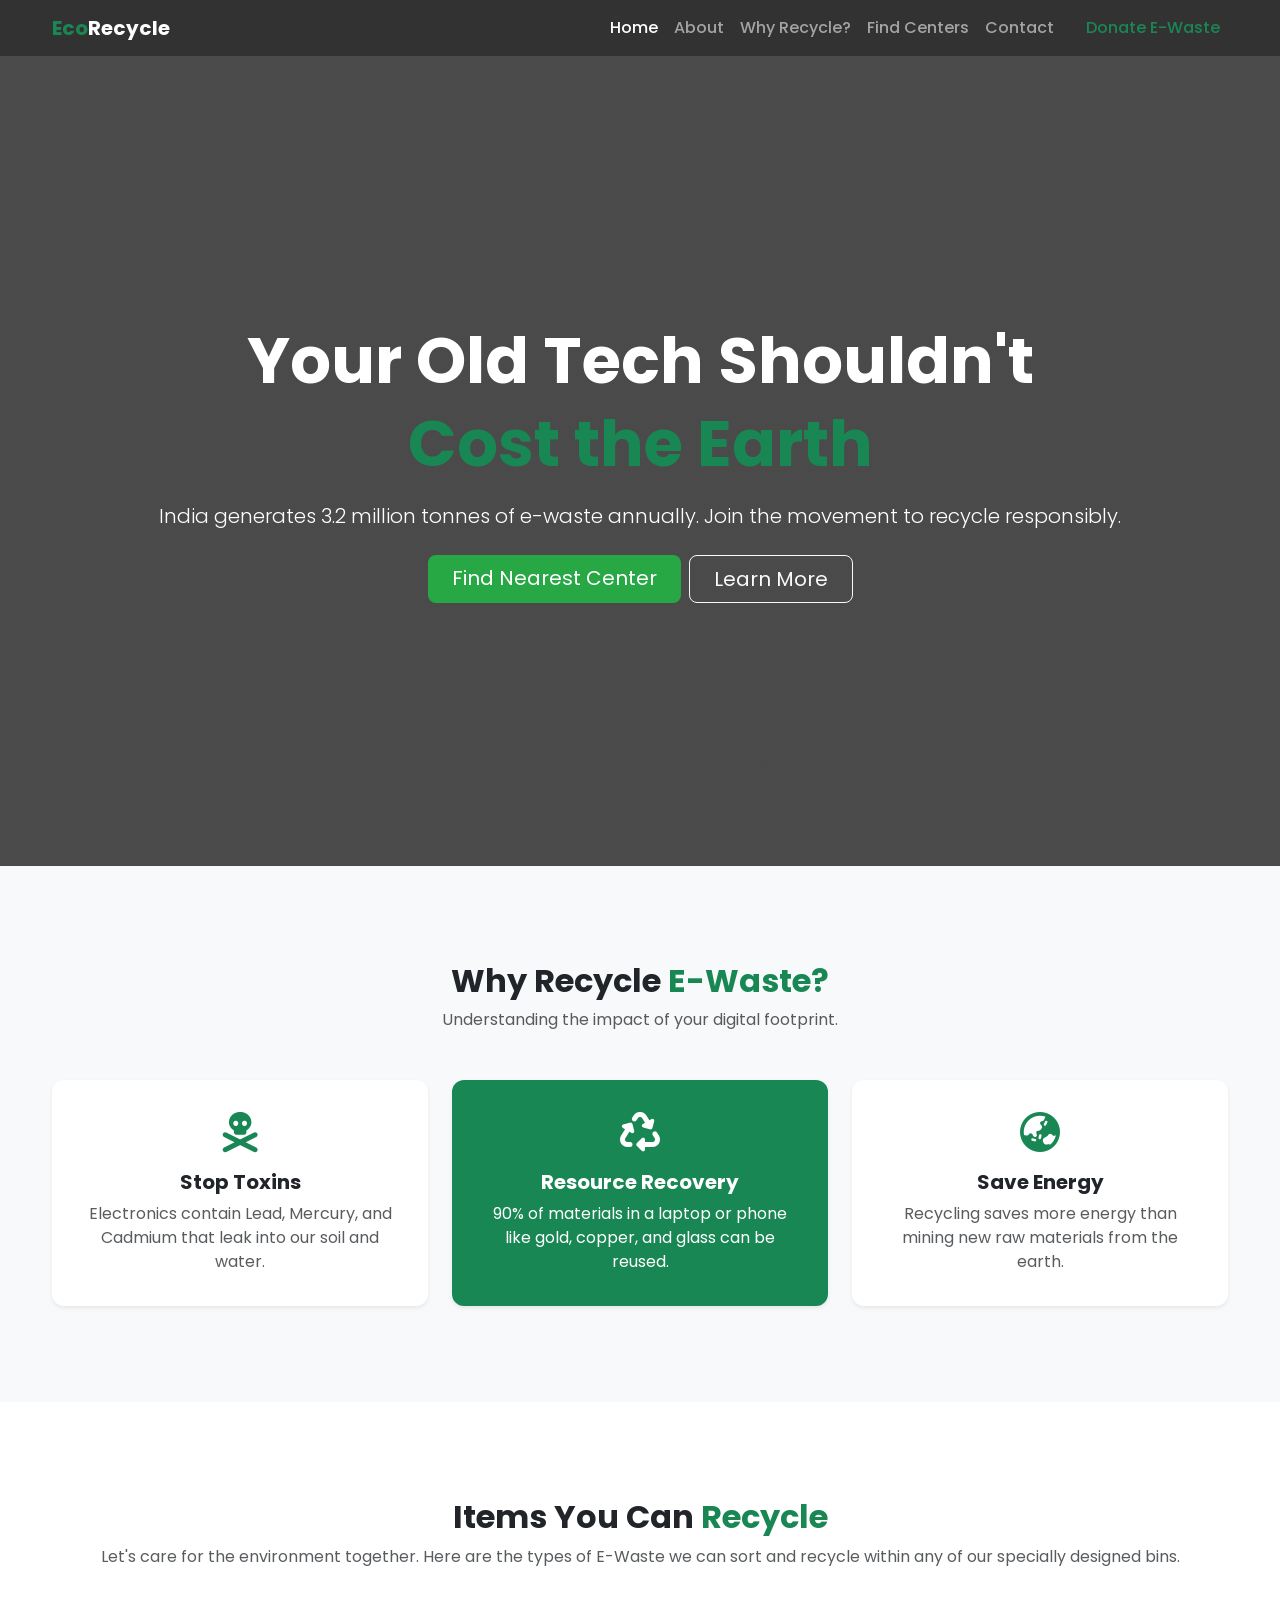
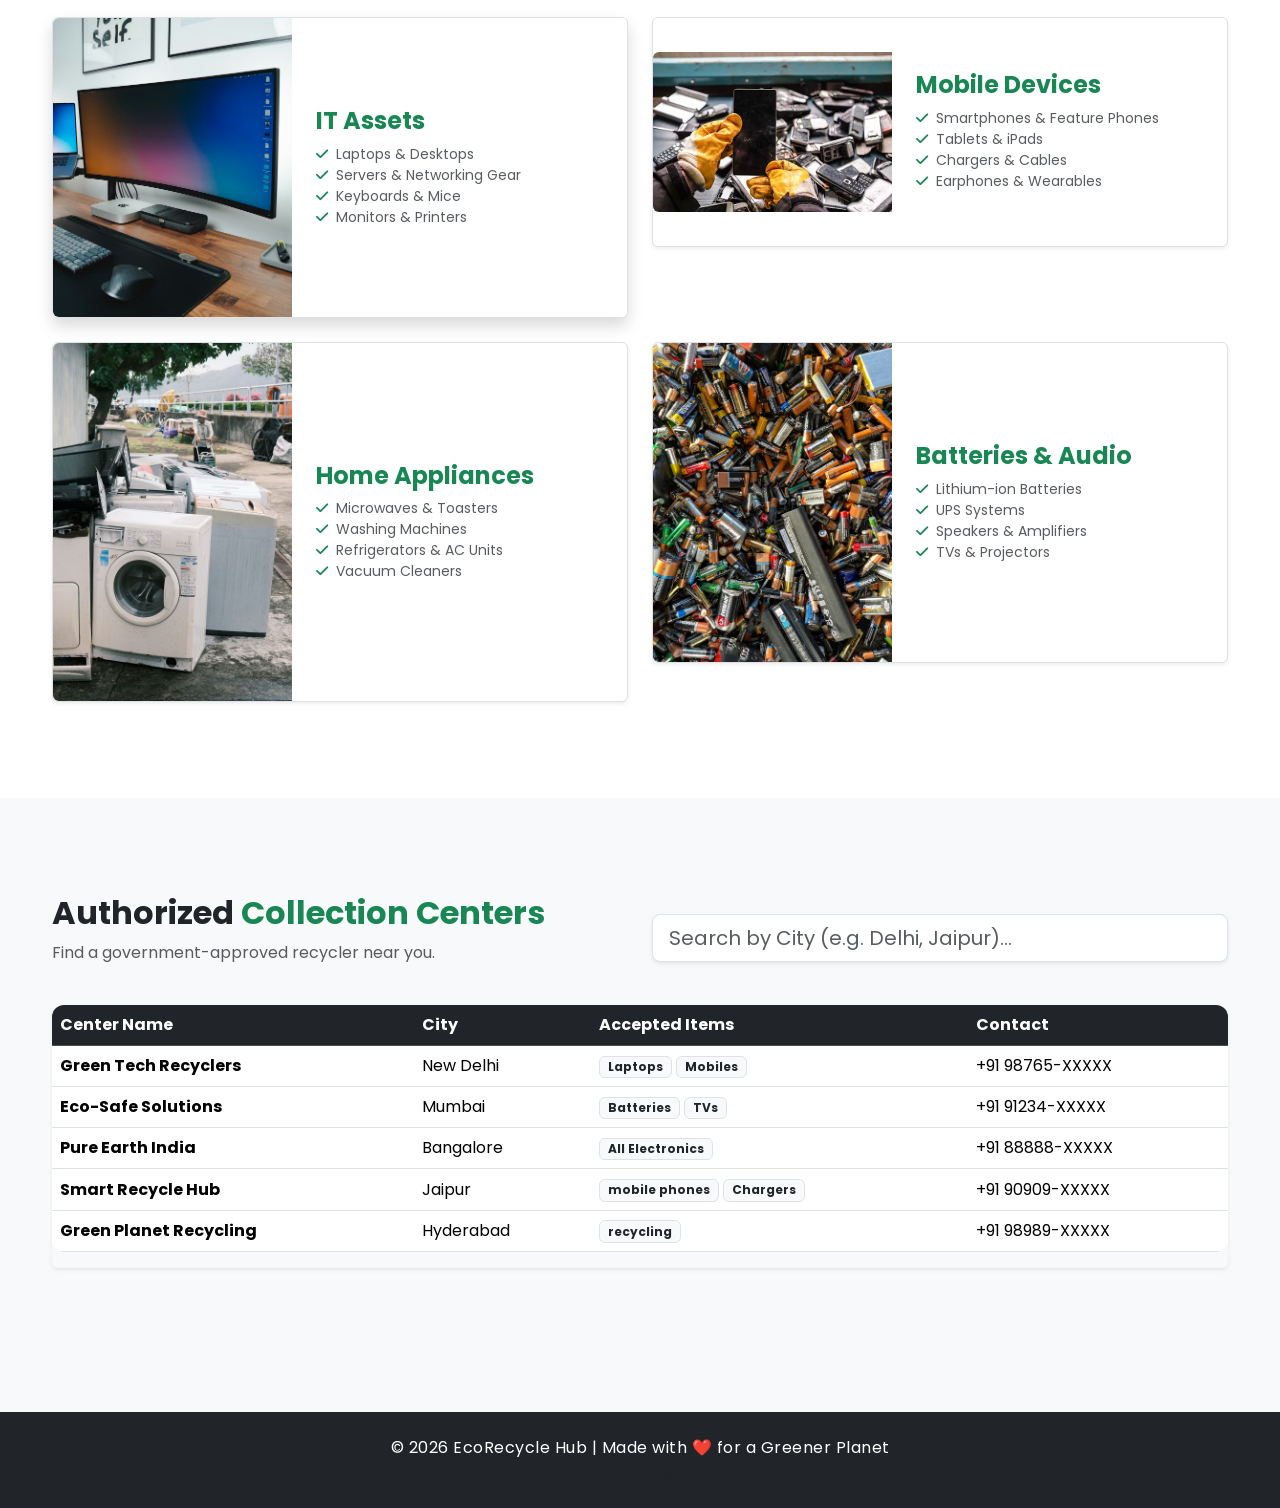
<file: index.html>
<!DOCTYPE html>
<html lang="en">

<head>
    <meta charset="UTF-8">
    <meta name="viewport" content="width=device-width, initial-scale=1.0">
    <title>EcoRecycle | E-Waste Management Hub</title>
    <link href="https://cdn.jsdelivr.net/npm/bootstrap@5.3.0/dist/css/bootstrap.min.css" rel="stylesheet">
    <link href="https://fonts.googleapis.com/css2?family=Poppins:wght@300;400;600;700&display=swap" rel="stylesheet">
    <link rel="stylesheet" href="https://cdnjs.cloudflare.com/ajax/libs/font-awesome/6.4.0/css/all.min.css">
    <link rel="stylesheet" href="style.css">
</head>

<body>

    <nav class="navbar navbar-expand-lg navbar-dark bg-dark sticky-top">
        <div class="container">
            <a class="navbar-brand fw-bold text-success" href="index.html">Eco<span class="text-white">Recycle</span></a>
            
            <button class="navbar-toggler" type="button" data-bs-toggle="collapse" data-bs-target="#navbarNav">
                <span class="navbar-toggler-icon"></span>
            </button>
            <div class="collapse navbar-collapse" id="navbarNav">
                <ul class="navbar-nav ms-auto">
                    <li class="nav-item"><a class="nav-link active" href="index.html">Home</a></li>
                    <li class="nav-item"><a class="nav-link" href="about.html">About</a></li>
                    <li class="nav-item"><a class="nav-link" href="#awareness">Why Recycle?</a></li>
                    <li class="nav-item"><a class="nav-link" href="centers.html">Find Centers</a></li>
                    <li class="nav-item"><a class="nav-link" href="contact.html">Contact</a></li>
                    <!-- <li class="nav-item"><a class="nav-link btn btn-outline-success ms-lg-3" href="#">Donate E-Waste</a></li> -->
                    <li class="nav-item">
                        <a class="nav-link btn btn-outline-success ms-lg-3 text-success" href="#" data-bs-toggle="modal" data-bs-target="#donateModal">
                            Donate E-Waste</a>
                    </li>
                </ul>
            </div>
        </div>
    </nav>

    <header class="hero-section d-flex align-items-center">
        <div class="container text-center text-white">
            <h1 class="display-3 fw-bold mb-3">Your Old Tech Shouldn't <br> <span class="text-success">Cost the
                    Earth</span></h1>
            <p class="lead mb-4">India generates 3.2 million tonnes of e-waste annually. Join the movement to recycle
                responsibly.</p>
            <div class="d-grid gap-2 d-sm-flex justify-content-sm-center">
                <a href="centers.html" class="btn btn-success btn-lg px-4 gap-3">Find Nearest Center</a>
                <a href="#awareness" class="btn btn-outline-light btn-lg px-4">Learn More</a>
            </div>
        </div>
    </header>

    <section id="awareness" class="py-5 bg-light">
        <div class="container py-lg-5">
            <div class="text-center mb-5">
                <h2 class="fw-bold">Why Recycle <span class="text-success">E-Waste?</span></h2>
                <p class="text-muted">Understanding the impact of your digital footprint.</p>
            </div>

            <div class="row g-4">
                <div class="col-md-4">
                    <div class="card h-100 border-0 shadow-sm p-3">
                        <div class="card-body text-center">
                            <div class="mb-3 text-success">
                                <!-- <i class="fs-1">☠️</i> -->
                                 <i class="fa-solid fa-skull-crossbones fs-1 text-success"></i>
                            </div>
                            <h5 class="card-title fw-bold">Stop Toxins</h5>
                            <p class="card-text text-muted">Electronics contain Lead, Mercury, and Cadmium that leak
                                into our soil and water.</p>
                        </div>
                    </div>
                </div>
                <div class="col-md-4">
                    <div class="card h-100 border-0 shadow-sm p-3 text-white bg-success">
                        <div class="card-body text-center">
                            <div class="mb-3">
                                <!-- <i class="fs-1">♻️</i> -->
                                 <i class="fa-solid fa-recycle fs-1 text-white"></i>
                            </div>
                            <h5 class="card-title fw-bold">Resource Recovery</h5>
                            <p class="card-text">90% of materials in a laptop or phone like gold, copper, and glass can
                                be reused.</p>
                        </div>
                    </div>
                </div>
                <div class="col-md-4">
                    <div class="card h-100 border-0 shadow-sm p-3">
                        <div class="card-body text-center">
                            <div class="mb-3 text-success">
                                <!-- <i class="fs-1">🌍</i> -->
                                 <i class="fa-solid fa-earth-asia fs-1 text-success"></i>
                            </div>
                            <h5 class="card-title fw-bold">Save Energy</h5>
                            <p class="card-text text-muted">Recycling saves more energy than mining new raw materials
                                from the earth.</p>
                        </div>
                    </div>
                </div>
            </div>
        </div>
    </section>

    <section id="items" class="py-5">
    <div class="container py-lg-5">
        <div class="text-center mb-5">
            <h2 class="fw-bold">Items You Can <span class="text-success">Recycle</span></h2>
            <p class="text-muted">Let's care for the environment together. Here are the types of E-Waste we can sort and recycle <span>within any of our specially designed bins.</span></p>

        </div>
        
        <div class="row g-4">
            <div class="col-md-6">
                <div class="row g-0 border rounded shadow align-items-center bg-white">
                    <div class="col-6 col-lg-5">
                        <img src="./images/IT-desktop.avif" class="img-fluid rounded-start" alt="IT Assets">
                    </div>
                    <div class="col-6 col-lg-7 p-4">
                        <h4 class="fw-bold text-success">IT Assets</h4>
                        <ul class="list-unstyled text-muted mb-0 small">
                            <li><i class="fa-solid fa-check text-success me-2"></i>Laptops & Desktops</li>
                            <li><i class="fa-solid fa-check text-success me-2"></i>Servers & Networking Gear</li>
                            <li><i class="fa-solid fa-check text-success me-2"></i>Keyboards & Mice</li>
                            <li><i class="fa-solid fa-check text-success me-2"></i>Monitors & Printers</li>
                        </ul>
                    </div>
                </div>
            </div>

            <div class="col-md-6">
                <div class="row g-0 border rounded shadow-sm  align-items-center bg-white">
                    <div class="col-6 col-lg-5">
                        <img src="./images/Mobile-wate.webp" class="img-fluid rounded-start" alt="Mobile Devices">
                    </div>
                    <div class="col-6 col-lg-7 p-4">
                        <h4 class="fw-bold text-success">Mobile Devices</h4>
                        <ul class="list-unstyled text-muted mb-0 small">
                            <li><i class="fa-solid fa-check text-success me-2"></i>Smartphones & Feature Phones</li>
                            <li><i class="fa-solid fa-check text-success me-2"></i>Tablets & iPads</li>
                            <li><i class="fa-solid fa-check text-success me-2"></i>Chargers & Cables</li>
                            <li><i class="fa-solid fa-check text-success me-2"></i>Earphones & Wearables</li>
                        </ul>
                    </div>
                </div>
            </div>

            <div class="col-md-6">
                <div class="row g-0 border rounded shadow-sm  align-items-center bg-white">
                    <div class="col-6 col-lg-5">
                        <img src="./images/Home Appliances.avif" class="img-fluid rounded-start" alt="Home Appliances">
                    </div>
                    <div class="col-6 col-lg-7 p-4">
                        <h4 class="fw-bold text-success">Home Appliances</h4>
                        <ul class="list-unstyled text-muted mb-0 small">
                            <li><i class="fa-solid fa-check text-success me-2"></i>Microwaves & Toasters</li>
                            <li><i class="fa-solid fa-check text-success me-2"></i>Washing Machines</li>
                            <li><i class="fa-solid fa-check text-success me-2"></i>Refrigerators & AC Units</li>
                            <li><i class="fa-solid fa-check text-success me-2"></i>Vacuum Cleaners</li>
                        </ul>
                    </div>
                </div>
            </div>

            <div class="col-md-6">
                <div class="row g-0 border rounded shadow-sm  align-items-center bg-white">
                    <div class="col-6 col-lg-5">
                        <img src="./images/Batteries & Audio.avif" class="img-fluid rounded-start" alt="Batteries">
                    </div>
                    <div class="col-6 col-lg-7 p-4">
                        <h4 class="fw-bold text-success">Batteries & Audio</h4>
                        <ul class="list-unstyled text-muted mb-0 small">
                            <li><i class="fa-solid fa-check text-success me-2"></i>Lithium-ion Batteries</li>
                            <li><i class="fa-solid fa-check text-success me-2"></i>UPS Systems</li>
                            <li><i class="fa-solid fa-check text-success me-2"></i>Speakers & Amplifiers</li>
                            <li><i class="fa-solid fa-check text-success me-2"></i>TVs & Projectors</li>
                        </ul>
                    </div>
                </div>
            </div>
        </div>
    </div>
</section>

    <section id="centers" class="py-5">
        <div class="container py-lg-5">
            <div class="row align-items-center mb-4">
                <div class="col-md-6">
                    <h2 class="fw-bold">Authorized <span class="text-success">Collection Centers</span></h2>
                    <p class="text-muted">Find a government-approved recycler near you.</p>
                </div>
                <div class="col-md-6 text-md-end">
                    <input type="text" class="form-control form-control-lg shadow-sm"
                        placeholder="Search by City (e.g. Delhi, Jaipur)...">
                </div>
            </div>

            <div class="table-responsive shadow-sm rounded">
                <table class="table table-hover align-middle bg-white">
                    <thead class="table-dark">
                        <tr>
                            <th>Center Name</th>
                            <th>City</th>
                            <th>Accepted Items</th>
                            <th>Contact</th>
                        </tr>
                    </thead>
                    <tbody>
                        <tr>
                            <td class="fw-bold">Green Tech Recyclers</td>
                            <td>New Delhi</td>
                            <td><span class="badge bg-light text-dark border">Laptops</span> <span
                                    class="badge bg-light text-dark border">Mobiles</span></td>
                            <td>+91 98765-XXXXX</td>
                        </tr>
                        <tr>
                            <td class="fw-bold">Eco-Safe Solutions</td>
                            <td>Mumbai</td>
                            <td><span class="badge bg-light text-dark border">Batteries</span> <span
                                    class="badge bg-light text-dark border">TVs</span></td>
                            <td>+91 91234-XXXXX</td>
                        </tr>
                        <tr>
                            <td class="fw-bold">Pure Earth India</td>
                            <td>Bangalore</td>
                            <td><span class="badge bg-light text-dark border">All Electronics</span></td>
                            <td>+91 88888-XXXXX</td>
                        </tr>
                        <tr>
                            <td class="fw-bold">Smart Recycle Hub</td>
                            <td>Jaipur</td>
                            <td><span class="badge bg-light text-dark border">mobile phones</span>
                                <span class="badge bg-light text-dark border">Chargers</span></td>
                            <td>+91 90909-XXXXX</td>
                        </tr>
                        <tr>
                            <td class="fw-bold">Green Planet Recycling</td>
                            <td>Hyderabad</td>
                            <td><span class="badge bg-light text-dark border">recycling</span></td>
                            <td>+91 98989-XXXXX</td>
                        </tr>
                    </tbody>
                </table>
            </div>
        </div>
    </section>

    <footer class="bg-dark text-white py-4 mt-5">
        <div class="container text-center">
            <p class="mb-0">© 2026 EcoRecycle Hub | Made with ❤️ for a Greener Planet</p>
            <small class="text-muted">Authorized by E-Waste Management Guidelines</small>
        </div>
        <!-- <div class="mt-3">
            <a href="#" class="text-white me-3"><i class="fab fa-facebook"></i></a>
            <a href="#" class="text-white me-3"><i class="fab fa-instagram"></i></a>
            <a href="#" class="text-white"><i class="fab fa-linkedin"></i></a>
        </div> -->
    </footer>

    <div class="modal fade" id="donateModal" tabindex="-1" aria-labelledby="donateModalLabel" aria-hidden="true">
        <div class="modal-dialog modal-dialog-centered">
            <div class="modal-content border-0 shadow">
                <div class="modal-header bg-success text-white">
                    <h5 class="modal-title fw-bold" id="donateModalLabel">Schedule a Pickup</h5>
                    <button type="button" class="btn-close btn-close-white" data-bs-dismiss="modal"
                        aria-label="Close"></button>
                </div>
                <div class="modal-body p-4">
                    <form id="donationForm">
                        <div class="mb-3">
                            <label class="form-label fw-bold">Full Name</label>
                            <input type="text" class="form-control" placeholder="Enter your name" required>
                        </div>
                        <div class="mb-3">
                            <label class="form-label fw-bold">Email Address</label>
                            <input type="email" class="form-control" placeholder="name@example.com" required>
                        </div>
                        <div class="mb-3">
                            <label class="form-label fw-bold">Select E-Waste Category</label>
                            <select class="form-select">
                                <option selected disabled>Choose...</option>
                                <option>Laptops & Computers</option>
                                <option>Mobile Phones & Tablets</option>
                                <option>Household Appliances (Microwave, Fridge)</option>
                                <option>Batteries & Cables</option>
                            </select>
                        </div>
                        <div class="mb-3">
                            <label class="form-label fw-bold">Pickup Address</label>
                            <textarea class="form-control" rows="3" placeholder="Where should we collect it from?"
                                required></textarea>
                        </div>
                        <button type="submit" class="btn btn-success w-100 py-2 fw-bold shadow-sm">Submit
                            Request</button>
                    </form>
                </div>
            </div>
        </div>
    </div>

    <script src="https://cdn.jsdelivr.net/npm/bootstrap@5.3.0/dist/js/bootstrap.bundle.min.js"></script>

    <script>
        const form = document.getElementById('donationForm');
        form.addEventListener('submit', function (e) {
            e.preventDefault();
            alert('Thank you! Your pickup request has been received. Our team will contact you within 24 hours.');
            // Modal ko close karne ke liye
            const modal = bootstrap.Modal.getInstance(document.getElementById('donateModal'));
            modal.hide();
            form.reset();
        });
    </script>

</body>

</html>
</file>
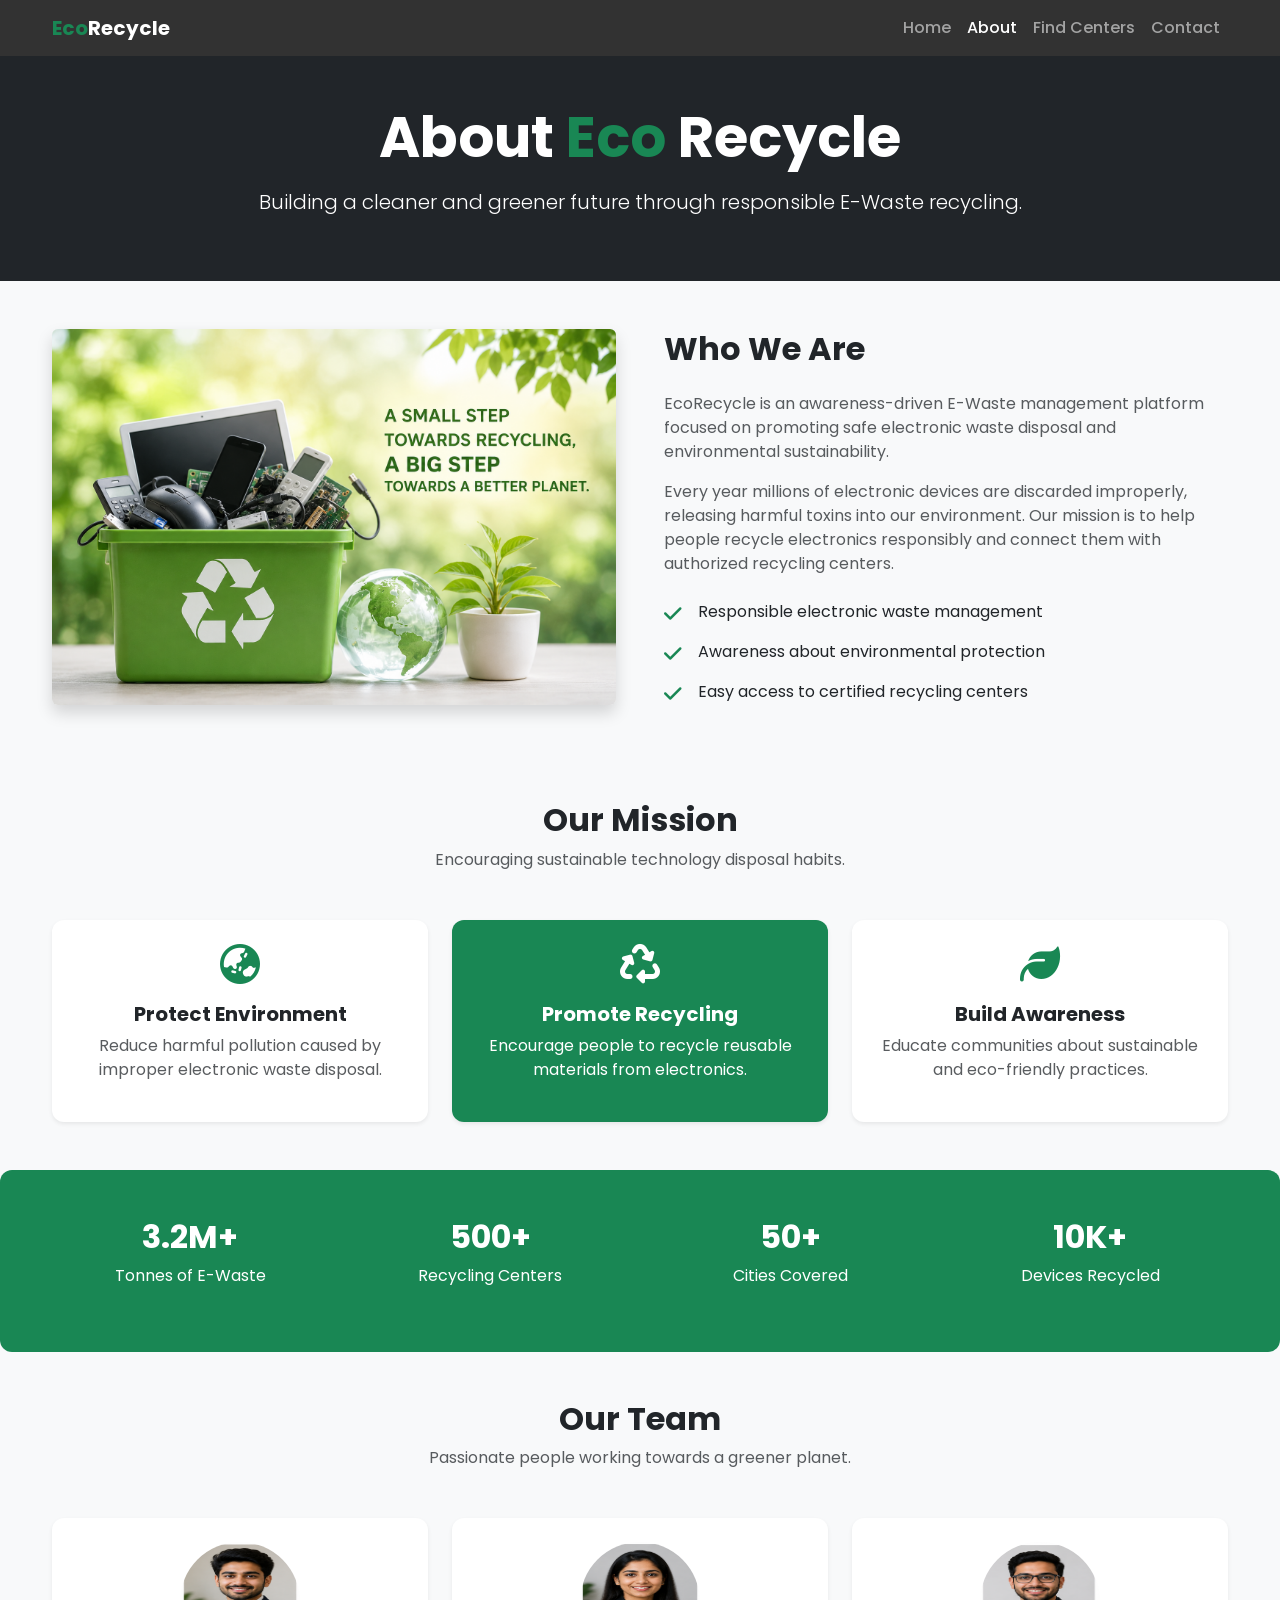
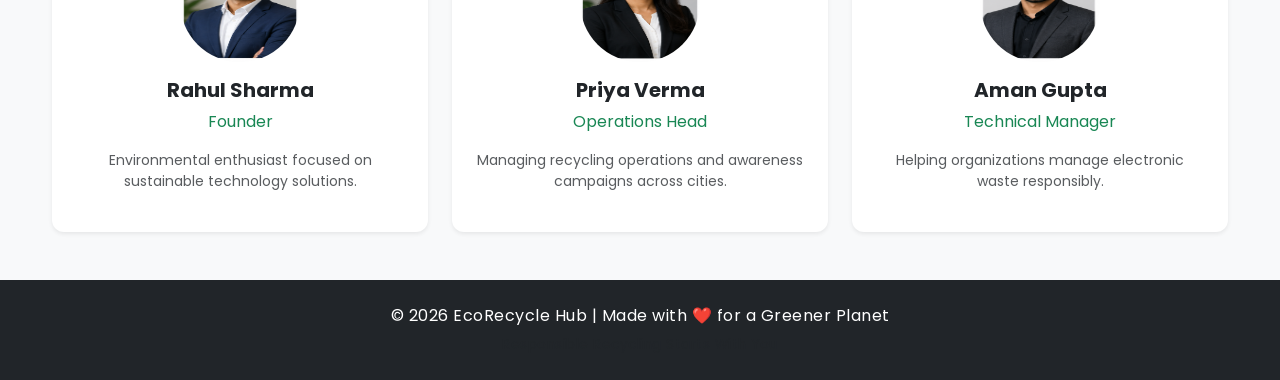
<file: about.html>
<!DOCTYPE html>
<html lang="en">

<head>
    <meta charset="UTF-8">
    <meta name="viewport" content="width=device-width, initial-scale=1.0">
    <title>EcoRecycle | About Us</title>

    <!-- Bootstrap -->
    <link href="https://cdn.jsdelivr.net/npm/bootstrap@5.3.0/dist/css/bootstrap.min.css" rel="stylesheet">

    <!-- Google Font -->
    <link href="https://fonts.googleapis.com/css2?family=Poppins:wght@300;400;500;600;700&display=swap"
        rel="stylesheet">

    <!-- Font Awesome -->
    <link rel="stylesheet"
        href="https://cdnjs.cloudflare.com/ajax/libs/font-awesome/6.4.0/css/all.min.css">

    <!-- CSS -->
    <link rel="stylesheet" href="style.css">
</head>

<body>

    <!-- =========================
        NAVBAR
    ========================== -->

    <nav class="navbar navbar-expand-lg navbar-dark bg-dark sticky-top">
        <div class="container">

            <a class="navbar-brand fw-bold text-success" href="index.html">
                Eco<span class="text-white">Recycle</span>
            </a>

            <button class="navbar-toggler"
                type="button"
                data-bs-toggle="collapse"
                data-bs-target="#navbarNav">

                <span class="navbar-toggler-icon"></span>

            </button>

            <div class="collapse navbar-collapse" id="navbarNav">

                <ul class="navbar-nav ms-auto">
                    <li class="nav-item"><a class="nav-link" href="index.html">Home</a></li>
                    <li class="nav-item"><a class="nav-link active" href="about.html">About</a></li>
                    <li class="nav-item"><a class="nav-link" href="centers.html">Find Centers</a></li>
                    <li class="nav-item"><a class="nav-link" href="contact.html">Contact</a></li>
                </ul>
            </div>
        </div>
    </nav>

    <!-- =========================
        HERO SECTION
    ========================== -->

    <section class="py-5 bg-dark text-white text-center">
        <div class="container">
            <h1 class="display-4 fw-bold">About
                <span class="text-success">Eco
                    <span class="text-white">Recycle</span>
                </span>
            </h1>
            <p class="lead mt-3">Building a cleaner and greener future through responsible E-Waste recycling.</p>

        </div>
    </section>

    <!-- =========================
        ABOUT SECTION
    ========================== -->

    <section class="py-5">
        <div class="container">
            <div class="row align-items-center g-5">

                <!-- IMAGE -->

                <div class="col-lg-6">

                    <img src="./images/about1.png"
                        class="img-fluid rounded shadow"
                        alt="About EcoRecycle">
                </div>

                <!-- CONTENT -->

                <div class="col-lg-6">
                    <h2 class="fw-bold mb-4">Who We Are</h2>

                    <p class="text-muted">
                        EcoRecycle is an awareness-driven E-Waste management platform
                        focused on promoting safe electronic waste disposal and
                        environmental sustainability.
                    </p>

                    <p class="text-muted">

                        Every year millions of electronic devices are discarded
                        improperly, releasing harmful toxins into our environment.
                        Our mission is to help people recycle electronics responsibly
                        and connect them with authorized recycling centers.

                    </p>

                    <div class="mt-4">
                        <div class="d-flex mb-3">
                            <i class="fa-solid fa-check text-success fs-5 me-3 mt-1"></i>

                            <p class="mb-0">
                                Responsible electronic waste management
                            </p>

                        </div>

                        <div class="d-flex mb-3">
                            <i class="fa-solid fa-check text-success fs-5 me-3 mt-1"></i>

                            <p class="mb-0">
                                Awareness about environmental protection
                            </p>

                        </div>

                        <div class="d-flex">
                            <i class="fa-solid fa-check text-success fs-5 me-3 mt-1"></i>
                            <p class="mb-0">
                                Easy access to certified recycling centers
                            </p>

                        </div>
                    </div>
                </div>
            </div>
        </div>
    </section>

    <!-- =========================
        MISSION SECTION
    ========================== -->

    <section class="py-5 bg-light">
        <div class="container">
            <div class="text-center mb-5">
                <h2 class="fw-bold">Our Mission</h2>

                <p class="text-muted">
                    Encouraging sustainable technology disposal habits.
                </p>

            </div>

            <div class="row g-4">

                <!-- CARD 1 -->

                <div class="col-md-4">
                    <div class="card h-100 border-0 shadow-sm p-4 text-center">
                        <div class="mb-3 text-success">
                            <i class="fa-solid fa-earth-asia fs-1"></i>
                        </div>

                        <h5 class="fw-bold">Protect Environment</h5>

                        <p class="text-muted">
                            Reduce harmful pollution caused by improper electronic waste disposal.
                        </p>

                    </div>
                </div>

                <!-- CARD 2 -->

                <div class="col-md-4">
                    <div class="card h-100 border-0 shadow-sm p-4 text-center bg-success text-white">
                        <div class="mb-3">
                            <i class="fa-solid fa-recycle fs-1"></i>
                        </div>

                        <h5 class="fw-bold">Promote Recycling</h5>
                        <p>Encourage people to recycle reusable materials from electronics.</p>

                    </div>
                </div>

                <!-- CARD 3 -->

                <div class="col-md-4">
                    <div class="card h-100 border-0 shadow-sm p-4 text-center">

                        <div class="mb-3 text-success">
                            <i class="fa-solid fa-leaf fs-1"></i>
                        </div>

                        <h5 class="fw-bold">Build Awareness</h5>
                        <p class="text-muted">
                            Educate communities about sustainable and eco-friendly practices.
                        </p>

                    </div>
                </div>
            </div>
        </div>
    </section>

    <!-- =========================
        STATS SECTION
    ========================== -->

    <section class="py-5 bg-success text-white">
        <div class="container">
            <div class="row text-center">
                <div class="col-md-3">
                   <h2 class="fw-bold">3.2M+</h2>
                    <p>Tonnes of E-Waste</p>
                </div>

                <div class="col-md-3">
                    <h2 class="fw-bold">500+</h2>
                    <p>Recycling Centers</p>
                </div>

                <div class="col-md-3">
                    <h2 class="fw-bold">50+</h2>
                    <p>Cities Covered</p>
                </div>

                <div class="col-md-3">
                    <h2 class="fw-bold">10K+</h2>
                    <p>Devices Recycled</p>
                </div>
            </div>
        </div>
    </section>

    <!-- =========================
        TEAM SECTION
    ========================== -->

    <section class="py-5">
        <div class="container">
            <div class="text-center mb-5">
                <h2 class="fw-bold">Our Team</h2>
                <p class="text-muted">Passionate people working towards a greener planet.</p>
            </div>

            <div class="row g-4">

                <!-- TEAM MEMBER 1 -->

                <div class="col-md-4">
                    <div class="card border-0 shadow-sm text-center p-4">

                        <img src="./images/Team1.png"
                            class="rounded-circle mx-auto mb-3"
                            width="120"
                            height="120"
                            alt="Team Member">

                        <h5 class="fw-bold">Rahul Sharma</h5>
                        <p class="text-success">Founder</p>
                        <p class="text-muted small">
                            Environmental enthusiast focused on sustainable technology solutions.
                        </p>

                    </div>
                </div>

                <!-- TEAM MEMBER 2 -->

                <div class="col-md-4">
                    <div class="card border-0 shadow-sm text-center p-4">

                        <img src="./images/Team2.png"
                            class="rounded-circle mx-auto mb-3"
                            width="120"
                            height="120"
                            alt="Team Member">

                        <h5 class="fw-bold">Priya Verma</h5>
                        <p class="text-success">Operations Head</p>
                        <p class="text-muted small">
                            Managing recycling operations and awareness campaigns across cities.
                        </p>

                    </div>
                </div>

                <!-- TEAM MEMBER 3 -->

                <div class="col-md-4">
                    <div class="card border-0 shadow-sm text-center p-4">

                        <img src="./images/Team3.png"
                            class="rounded-circle mx-auto mb-3"
                            width="120"
                            height="120"
                            alt="Team Member">

                        <h5 class="fw-bold">Aman Gupta</h5>
                        <p class="text-success">Technical Manager</p>
                        <p class="text-muted small">
                            Helping organizations manage electronic waste responsibly.
                        </p>

                    </div>
                </div>
            </div>
        </div>
    </section>

    <!-- =========================
        FOOTER
    ========================== -->

    <footer class="bg-dark text-white py-4">
        <div class="container text-center">
            <p class="mb-1">
                © 2026 EcoRecycle Hub | Made with ❤️ for a Greener Planet
            </p>

            <small class="text-muted">Responsible Recycling Starts With You</small>
        </div>
    </footer>

    <!-- Bootstrap JS -->

    <script src="https://cdn.jsdelivr.net/npm/bootstrap@5.3.0/dist/js/bootstrap.bundle.min.js"></script>

</body>
</html>
</file>
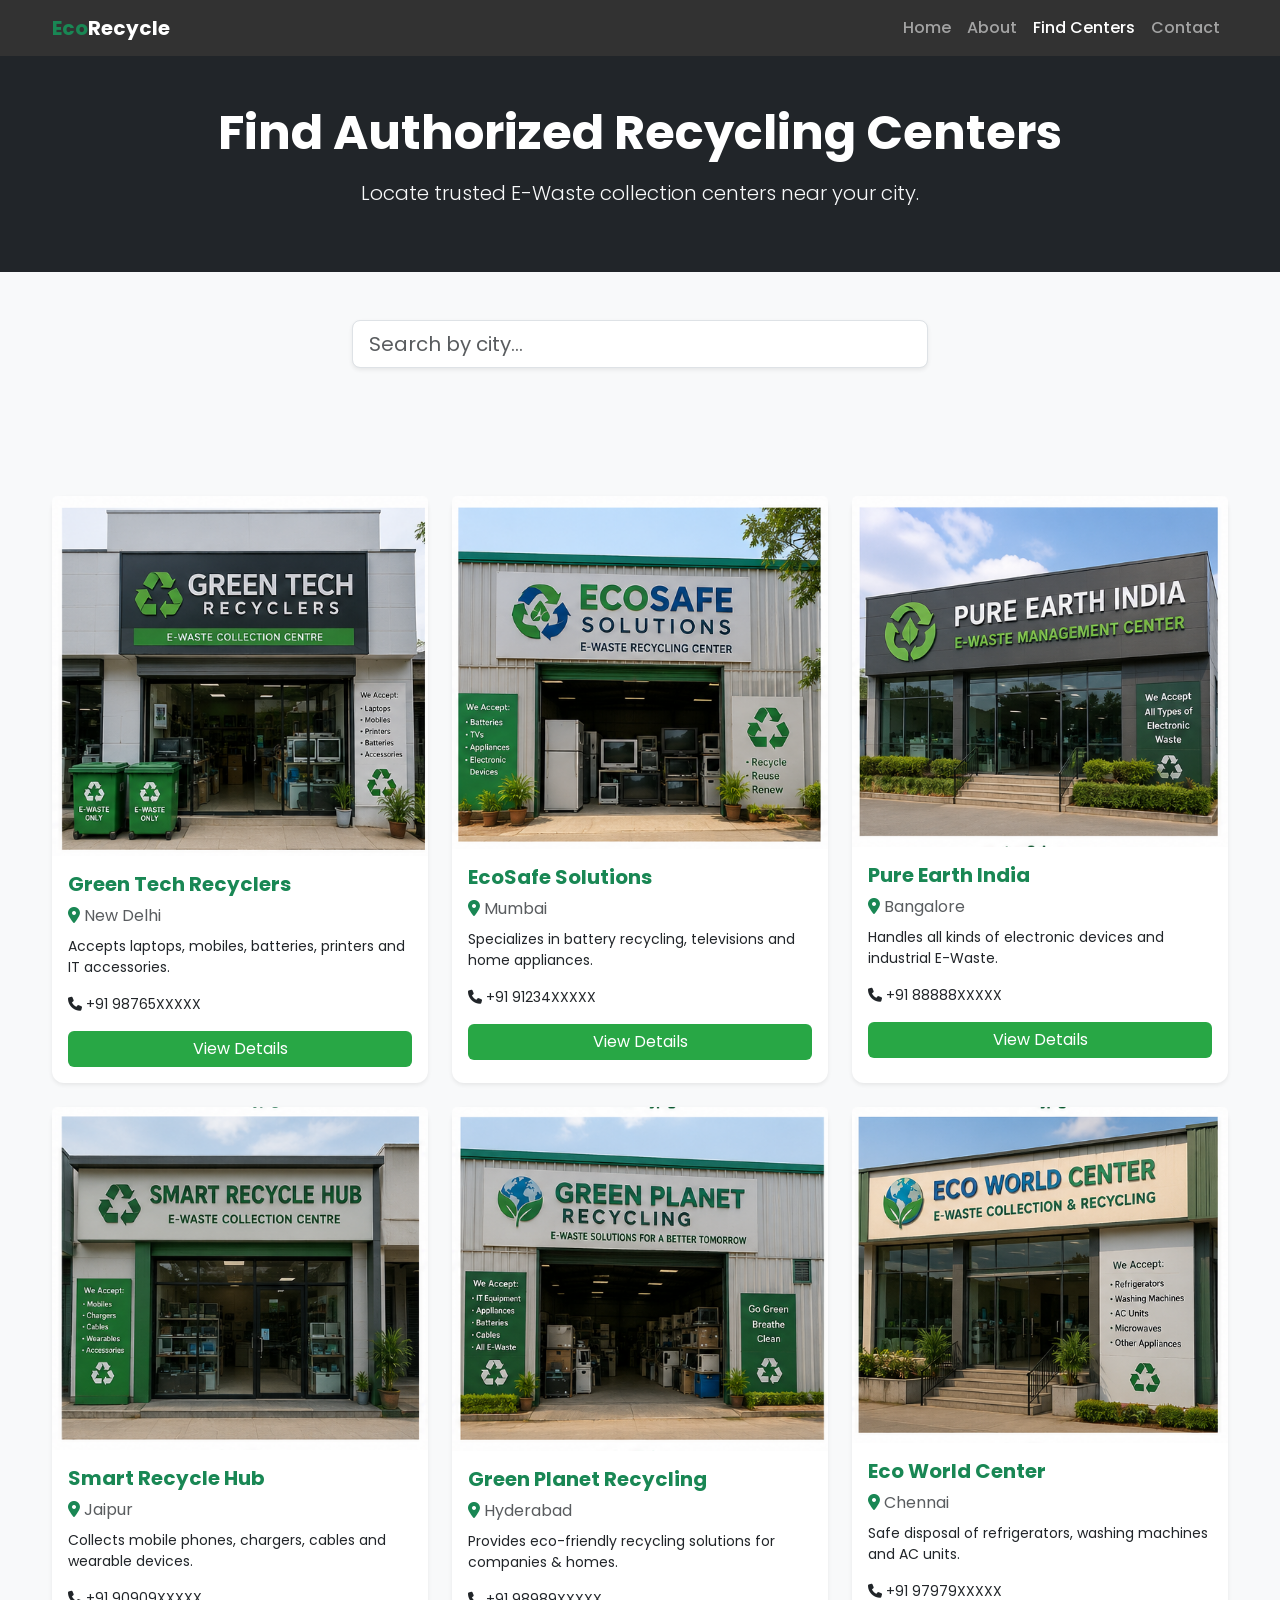
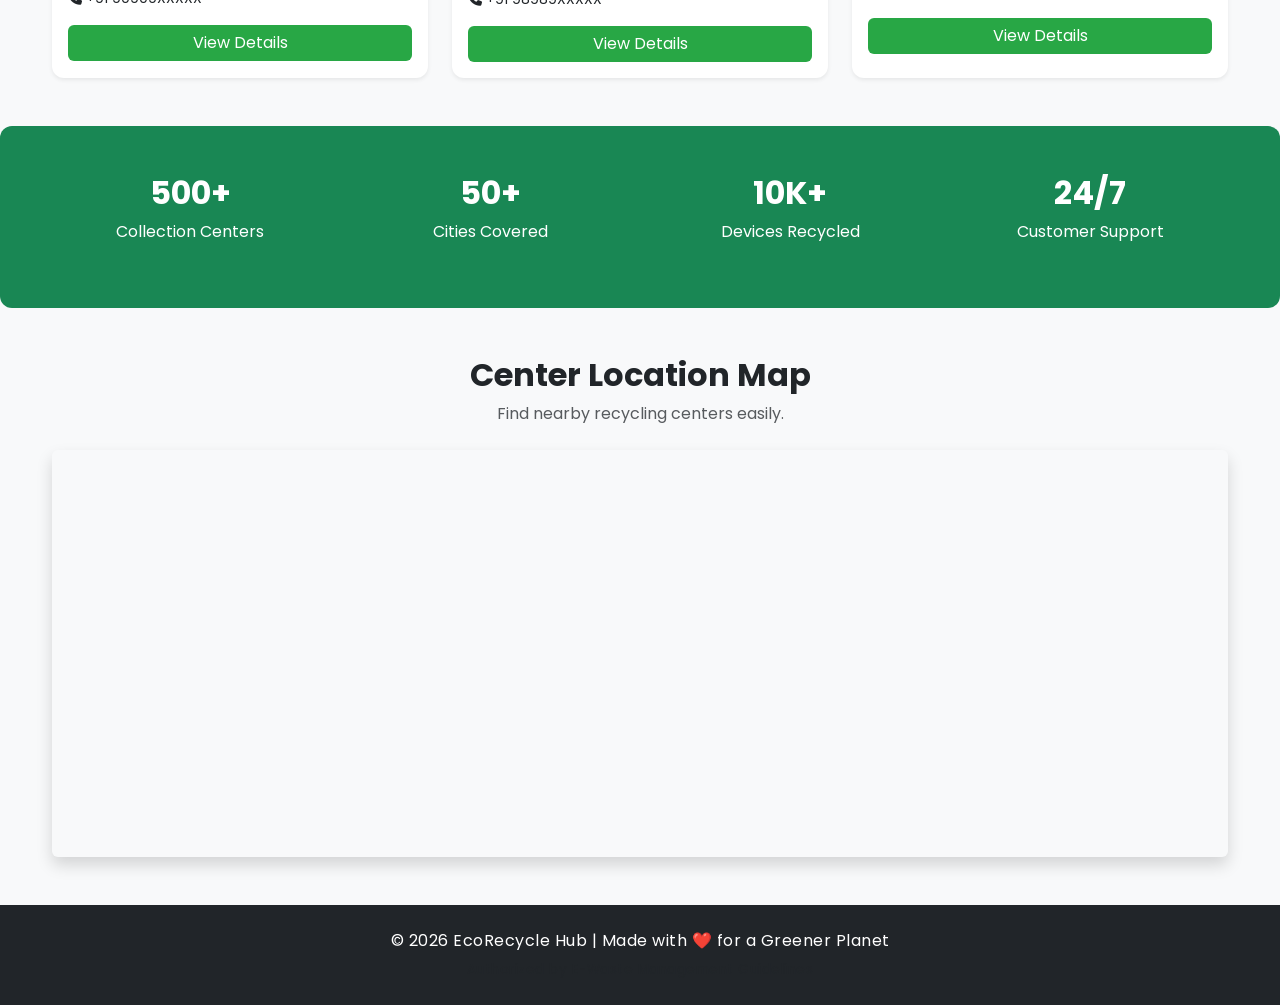
<file: centers.html>
<!DOCTYPE html>
<html lang="en">

<head>
    <meta charset="UTF-8">
    <meta name="viewport" content="width=device-width, initial-scale=1.0">
    <title>EcoRecycle | Recycling Centers</title>

    <!-- Bootstrap -->
    <link href="https://cdn.jsdelivr.net/npm/bootstrap@5.3.0/dist/css/bootstrap.min.css" rel="stylesheet">

    <!-- Google Fonts -->
    <link href="https://fonts.googleapis.com/css2?family=Poppins:wght@300;400;500;600;700&display=swap"
        rel="stylesheet">

    <!-- Font Awesome -->
    <link rel="stylesheet" href="https://cdnjs.cloudflare.com/ajax/libs/font-awesome/6.4.0/css/all.min.css">

    <!-- CSS -->
    <link rel="stylesheet" href="style.css">
</head>

<body>

    <!-- =========================
        NAVBAR
    ========================== -->

    <nav class="navbar navbar-expand-lg navbar-dark bg-dark sticky-top">
        <div class="container">

            <a class="navbar-brand fw-bold text-success" href="index.html">
                Eco<span class="text-white">Recycle</span>
            </a>

            <button class="navbar-toggler" type="button" data-bs-toggle="collapse"
                data-bs-target="#navbarNav">

                <span class="navbar-toggler-icon"></span>
            </button>

            <div class="collapse navbar-collapse" id="navbarNav">

                <ul class="navbar-nav ms-auto">

                    <li class="nav-item">
                        <a class="nav-link" href="index.html">
                            Home
                        </a>
                    </li>
                    <li class="nav-item">
                        <a class="nav-link" href="about.html">
                            About
                        </a>
                    </li>

                    <li class="nav-item">
                        <a class="nav-link active" href="centers.html">
                            Find Centers
                        </a>
                    </li>

                    <li class="nav-item">
                        <a class="nav-link" href="contact.html">
                            Contact
                        </a>
                    </li>

                </ul>

            </div>

        </div>
    </nav>

    <!-- =========================
        HERO SECTION
    ========================== -->

    <section class="py-5 bg-dark text-white text-center">

        <div class="container">

            <h1 class="fw-bold display-5">
                Find Authorized Recycling Centers
            </h1>

            <p class="lead text-light mt-3">
                Locate trusted E-Waste collection centers near your city.
            </p>

        </div>

    </section>

    <!-- =========================
        SEARCH SECTION
    ========================== -->

    <section class="py-5 bg-light">

        <div class="container">

            <div class="row justify-content-center">

                <div class="col-md-6">

                    <input type="text"
                        id="searchInput"
                        class="form-control form-control-lg shadow-sm"
                        placeholder="Search by city...">

                </div>

            </div>

        </div>

    </section>

    <!-- =========================
        CENTERS SECTION
    ========================== -->

    <section class="pb-5">

        <div class="container">

            <div class="row g-4" id="centerContainer">

                <!-- CARD 1 -->

                <div class="col-md-4 center-card">

                    <div class="card h-100 border-0 shadow-sm">

                        <img src="./images/center1.png"
                            class="card-img-top"
                            alt="Center Image">

                        <div class="card-body">

                            <h5 class="fw-bold text-success">
                                Green Tech Recyclers
                            </h5>

                            <p class="text-muted mb-2 city">
                                <i class="fa-solid fa-location-dot text-success"></i>
                                New Delhi
                            </p>

                            <p class="small">
                                Accepts laptops, mobiles, batteries,
                                printers and IT accessories.
                            </p>

                            <p class="small">
                                <i class="fa-solid fa-phone"></i>
                                +91 98765XXXXX
                            </p>

                            <button class="btn btn-success w-100">
                                View Details
                            </button>

                        </div>

                    </div>

                </div>

                <!-- CARD 2 -->

                <div class="col-md-4 center-card">

                    <div class="card h-100 border-0 shadow-sm">

                        <img src="./images/center2.png"
                            class="card-img-top"
                            alt="Center Image">

                        <div class="card-body">

                            <h5 class="fw-bold text-success">
                                EcoSafe Solutions
                            </h5>

                            <p class="text-muted mb-2 city">
                                <i class="fa-solid fa-location-dot text-success"></i>
                                Mumbai
                            </p>

                            <p class="small">
                                Specializes in battery recycling,
                                televisions and home appliances.
                            </p>

                            <p class="small">
                                <i class="fa-solid fa-phone"></i>
                                +91 91234XXXXX
                            </p>

                            <button class="btn btn-success w-100">
                                View Details
                            </button>

                        </div>

                    </div>

                </div>

                <!-- CARD 3 -->

                <div class="col-md-4 center-card">

                    <div class="card h-100 border-0 shadow-sm">

                        <img src="./images/center3.png"
                            class="card-img-top"
                            alt="Center Image">

                        <div class="card-body">

                            <h5 class="fw-bold text-success">
                                Pure Earth India
                            </h5>

                            <p class="text-muted mb-2 city">
                                <i class="fa-solid fa-location-dot text-success"></i>
                                Bangalore
                            </p>

                            <p class="small">
                                Handles all kinds of electronic
                                devices and industrial E-Waste.
                            </p>

                            <p class="small">
                                <i class="fa-solid fa-phone"></i>
                                +91 88888XXXXX
                            </p>

                            <button class="btn btn-success w-100">
                                View Details
                            </button>

                        </div>

                    </div>

                </div>

                <!-- CARD 4 -->

                <div class="col-md-4 center-card">

                    <div class="card h-100 border-0 shadow-sm">

                        <img src="./images/center4.png"
                            class="card-img-top"
                            alt="Center Image">

                        <div class="card-body">

                            <h5 class="fw-bold text-success">
                                Smart Recycle Hub
                            </h5>

                            <p class="text-muted mb-2 city">
                                <i class="fa-solid fa-location-dot text-success"></i>
                                Jaipur
                            </p>

                            <p class="small">
                                Collects mobile phones, chargers,
                                cables and wearable devices.
                            </p>

                            <p class="small">
                                <i class="fa-solid fa-phone"></i>
                                +91 90909XXXXX
                            </p>

                            <button class="btn btn-success w-100">
                                View Details
                            </button>

                        </div>

                    </div>

                </div>

                <!-- CARD 5 -->

                <div class="col-md-4 center-card">

                    <div class="card h-100 border-0 shadow-sm">

                        <img src="./images/center5.png"
                            class="card-img-top"
                            alt="Center Image">

                        <div class="card-body">

                            <h5 class="fw-bold text-success">
                                Green Planet Recycling
                            </h5>

                            <p class="text-muted mb-2 city">
                                <i class="fa-solid fa-location-dot text-success"></i>
                                Hyderabad
                            </p>

                            <p class="small">
                                Provides eco-friendly recycling
                                solutions for companies & homes.
                            </p>

                            <p class="small">
                                <i class="fa-solid fa-phone"></i>
                                +91 98989XXXXX
                            </p>

                            <button class="btn btn-success w-100">
                                View Details
                            </button>

                        </div>

                    </div>

                </div>

                <!-- CARD 6 -->

                <div class="col-md-4 center-card">

                    <div class="card h-100 border-0 shadow-sm">

                        <img src="./images/center6.png"
                            class="card-img-top"
                            alt="Center Image">

                        <div class="card-body">

                            <h5 class="fw-bold text-success">
                                Eco World Center
                            </h5>

                            <p class="text-muted mb-2 city">
                                <i class="fa-solid fa-location-dot text-success"></i>
                                Chennai
                            </p>

                            <p class="small">
                                Safe disposal of refrigerators,
                                washing machines and AC units.
                            </p>

                            <p class="small">
                                <i class="fa-solid fa-phone"></i>
                                +91 97979XXXXX
                            </p>

                            <button class="btn btn-success w-100">
                                View Details
                            </button>

                        </div>

                    </div>

                </div>

            </div>

        </div>

    </section>

    <!-- =========================
        STATS SECTION
    ========================== -->

    <section class="py-5 bg-success text-white">

        <div class="container">

            <div class="row text-center">

                <div class="col-md-3">
                    <h2 class="fw-bold">500+</h2>
                    <p>Collection Centers</p>
                </div>

                <div class="col-md-3">
                    <h2 class="fw-bold">50+</h2>
                    <p>Cities Covered</p>
                </div>

                <div class="col-md-3">
                    <h2 class="fw-bold">10K+</h2>
                    <p>Devices Recycled</p>
                </div>

                <div class="col-md-3">
                    <h2 class="fw-bold">24/7</h2>
                    <p>Customer Support</p>
                </div>

            </div>

        </div>

    </section>

    <!-- =========================
        GOOGLE MAP
    ========================== -->

    <section class="py-5">
        <div class="container">
            <div class="text-center mb-4">
                <h2 class="fw-bold">Center Location Map</h2>
                <p class="text-muted">Find nearby recycling centers easily.</p>
            </div>

            <div class="shadow rounded overflow-hidden">

                <iframe
                    src="https://www.google.com/maps/embed?pb=!1m18..."
                    width="100%"
                    height="400"
                    style="border:0;"
                    allowfullscreen=""
                    loading="lazy">
                </iframe>

            </div>
        </div>
    </section>

    <!-- =========================
        FOOTER
    ========================== -->

    <footer class="bg-dark text-white py-4">
        <div class="container text-center">

            <p class="mb-1">
                © 2026 EcoRecycle Hub | Made with ❤️ for a Greener Planet
            </p>

            <small class="text-muted">
                Authorized by E-Waste Management Guidelines
            </small>

        </div>

    </footer>

    <!-- =========================
        BOOTSTRAP JS
    ========================== -->

    <script src="https://cdn.jsdelivr.net/npm/bootstrap@5.3.0/dist/js/bootstrap.bundle.min.js"></script>

    <!-- =========================
        SEARCH FILTER JS
    ========================== -->

    <script>

        const searchInput = document.getElementById('searchInput');

        searchInput.addEventListener('keyup', function () {

            const filter = searchInput.value.toLowerCase();

            const cards = document.querySelectorAll('.center-card');

            cards.forEach(card => {

                const city = card.querySelector('.city')
                    .textContent
                    .toLowerCase();

                if (city.includes(filter)) {
                    card.style.display = "block";
                }

                else {
                    card.style.display = "none";
                }

            });

        });

    </script>

</body>

</html>
</file>
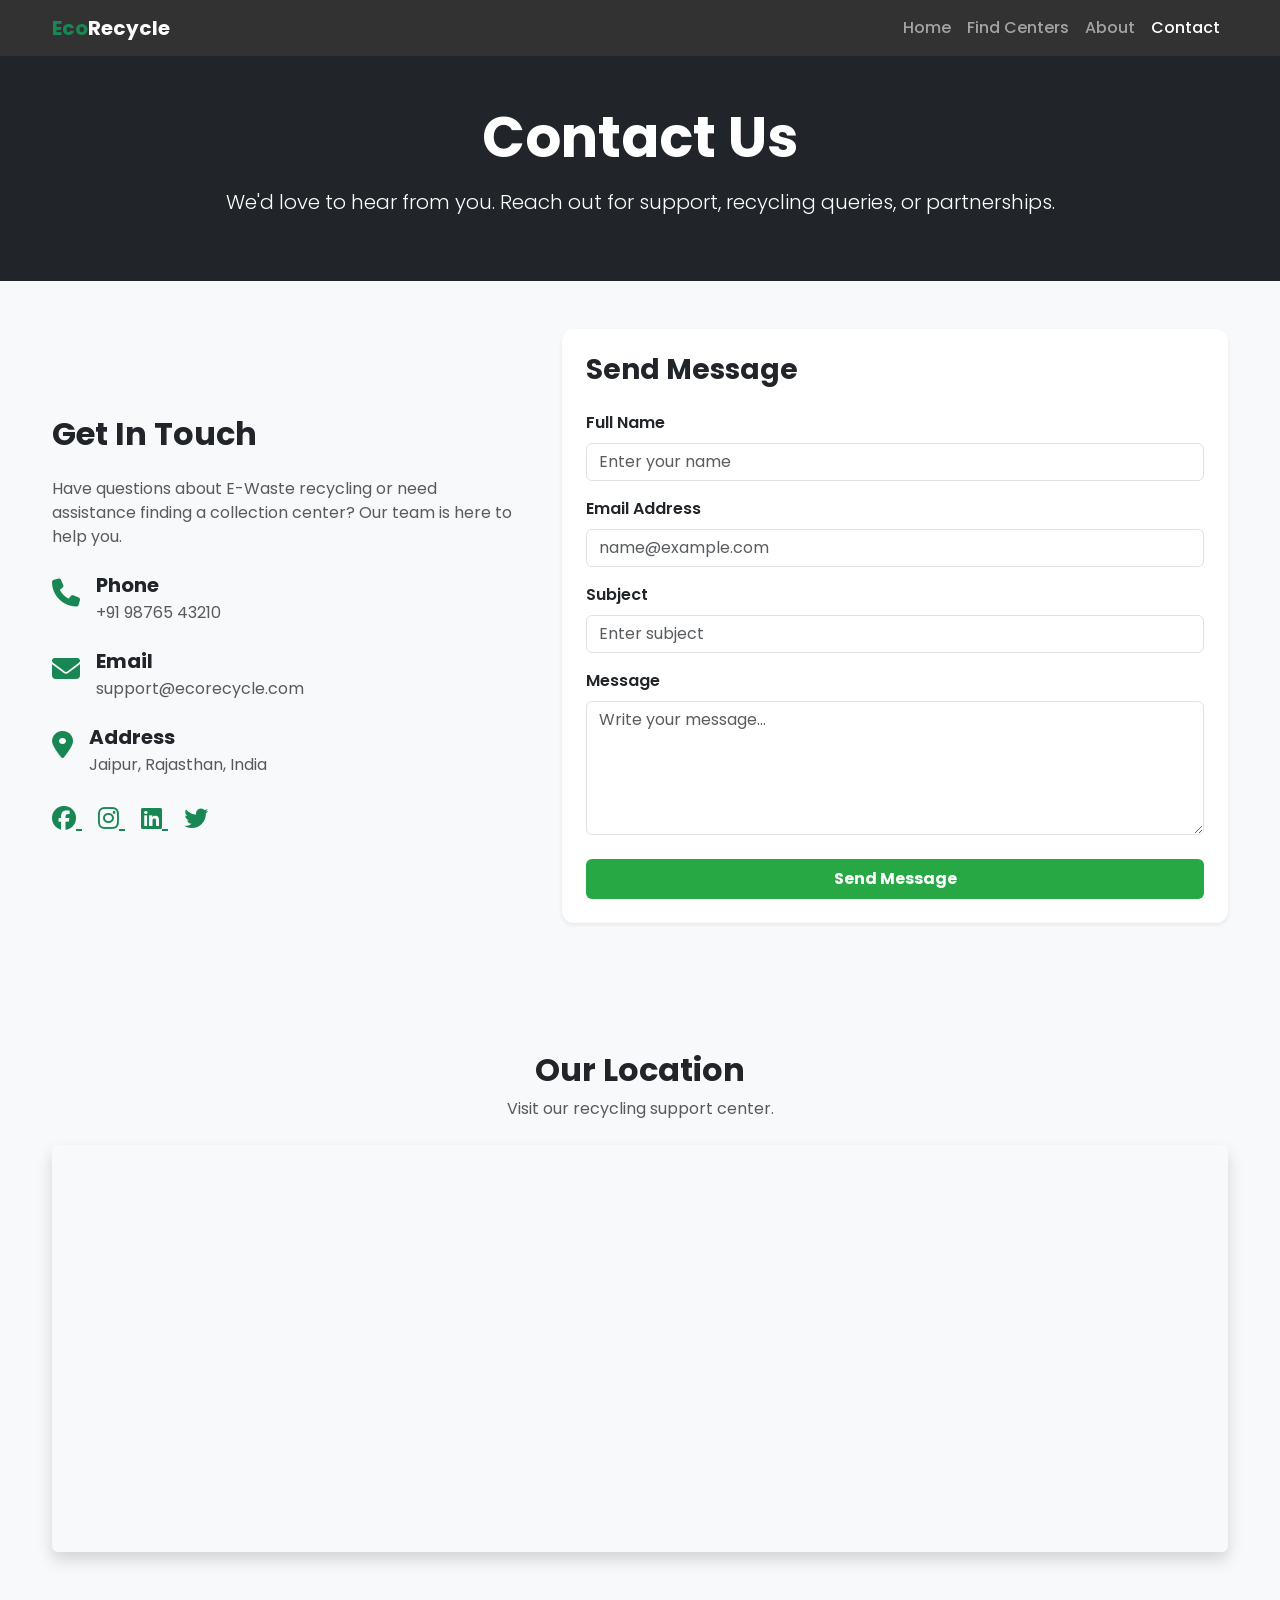
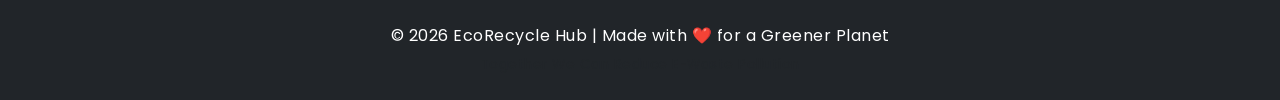
<file: contact.html>
<!DOCTYPE html>
<html lang="en">

<head>
    <meta charset="UTF-8">
    <meta name="viewport" content="width=device-width, initial-scale=1.0">
    <title>EcoRecycle | Contact Us</title>

    <!-- Bootstrap -->
    <link href="https://cdn.jsdelivr.net/npm/bootstrap@5.3.0/dist/css/bootstrap.min.css" rel="stylesheet">

    <!-- Google Fonts -->
    <link href="https://fonts.googleapis.com/css2?family=Poppins:wght@300;400;500;600;700&display=swap"
        rel="stylesheet">

    <!-- Font Awesome -->
    <link rel="stylesheet"
        href="https://cdnjs.cloudflare.com/ajax/libs/font-awesome/6.4.0/css/all.min.css">

    <!-- CSS -->
    <link rel="stylesheet" href="style.css">
</head>

<body>

    <!-- =========================
        NAVBAR
    ========================== -->

    <nav class="navbar navbar-expand-lg navbar-dark bg-dark sticky-top">

        <div class="container">

            <a class="navbar-brand fw-bold text-success" href="index.html">
                Eco<span class="text-white">Recycle</span>
            </a>

            <button class="navbar-toggler"
                type="button"
                data-bs-toggle="collapse"
                data-bs-target="#navbarNav">

                <span class="navbar-toggler-icon"></span>

            </button>

            <div class="collapse navbar-collapse" id="navbarNav">

                <ul class="navbar-nav ms-auto">

                    <li class="nav-item">
                        <a class="nav-link" href="index.html">
                            Home
                        </a>
                    </li>

                    <li class="nav-item">
                        <a class="nav-link" href="centers.html">
                            Find Centers
                        </a>
                    </li>

                    <li class="nav-item">
                        <a class="nav-link" href="about.html">
                            About
                        </a>
                    </li>

                    <li class="nav-item">
                        <a class="nav-link active" href="contact.html">
                            Contact
                        </a>
                    </li>

                </ul>

            </div>

        </div>

    </nav>

    <!-- =========================
        HERO SECTION
    ========================== -->

    <section class="py-5 bg-dark text-white text-center">

        <div class="container">

            <h1 class="display-4 fw-bold">
                Contact Us
            </h1>

            <p class="lead mt-3">
                We'd love to hear from you. Reach out for support, recycling queries, or partnerships.
            </p>

        </div>

    </section>

    <!-- =========================
        CONTACT SECTION
    ========================== -->

    <section class="py-5">

        <div class="container">

            <div class="row g-5 align-items-center">

                <!-- CONTACT INFO -->

                <div class="col-lg-5">

                    <h2 class="fw-bold mb-4">
                        Get In Touch
                    </h2>

                    <p class="text-muted mb-4">

                        Have questions about E-Waste recycling or need assistance finding a collection center?
                        Our team is here to help you.

                    </p>

                    <!-- PHONE -->

                    <div class="d-flex mb-4">

                        <div class="me-3 text-success fs-3">
                            <i class="fa-solid fa-phone"></i>
                        </div>

                        <div>

                            <h5 class="fw-bold mb-1">
                                Phone
                            </h5>

                            <p class="text-muted mb-0">
                                +91 98765 43210
                            </p>

                        </div>

                    </div>

                    <!-- EMAIL -->

                    <div class="d-flex mb-4">

                        <div class="me-3 text-success fs-3">
                            <i class="fa-solid fa-envelope"></i>
                        </div>

                        <div>

                            <h5 class="fw-bold mb-1">
                                Email
                            </h5>

                            <p class="text-muted mb-0">
                                support@ecorecycle.com
                            </p>

                        </div>

                    </div>

                    <!-- ADDRESS -->

                    <div class="d-flex mb-4">

                        <div class="me-3 text-success fs-3">
                            <i class="fa-solid fa-location-dot"></i>
                        </div>

                        <div>

                            <h5 class="fw-bold mb-1">
                                Address
                            </h5>

                            <p class="text-muted mb-0">
                                Jaipur, Rajasthan, India
                            </p>

                        </div>

                    </div>

                    <!-- SOCIAL ICONS -->

                    <div class="mt-4">

                        <a href="#"
                            class="text-success fs-4 me-3">

                            <i class="fab fa-facebook"></i>

                        </a>

                        <a href="#"
                            class="text-success fs-4 me-3">

                            <i class="fab fa-instagram"></i>

                        </a>

                        <a href="#"
                            class="text-success fs-4 me-3">

                            <i class="fab fa-linkedin"></i>

                        </a>

                        <a href="#"
                            class="text-success fs-4">

                            <i class="fab fa-twitter"></i>

                        </a>

                    </div>

                </div>

                <!-- CONTACT FORM -->

                <div class="col-lg-7">

                    <div class="card border-0 shadow-sm p-4">

                        <h3 class="fw-bold mb-4">
                            Send Message
                        </h3>

                        <form id="contactForm">

                            <!-- NAME -->

                            <div class="mb-3">

                                <label class="form-label fw-semibold">
                                    Full Name
                                </label>

                                <input type="text"
                                    class="form-control"
                                    placeholder="Enter your name"
                                    required>

                            </div>

                            <!-- EMAIL -->

                            <div class="mb-3">

                                <label class="form-label fw-semibold">
                                    Email Address
                                </label>

                                <input type="email"
                                    class="form-control"
                                    placeholder="name@example.com"
                                    required>

                            </div>

                            <!-- SUBJECT -->

                            <div class="mb-3">

                                <label class="form-label fw-semibold">
                                    Subject
                                </label>

                                <input type="text"
                                    class="form-control"
                                    placeholder="Enter subject"
                                    required>

                            </div>

                            <!-- MESSAGE -->

                            <div class="mb-4">

                                <label class="form-label fw-semibold">
                                    Message
                                </label>

                                <textarea class="form-control"
                                    rows="5"
                                    placeholder="Write your message..."
                                    required></textarea>

                            </div>

                            <!-- BUTTON -->

                            <button type="submit"
                                class="btn btn-success w-100 py-2 fw-bold">

                                Send Message

                            </button>

                        </form>

                    </div>

                </div>

            </div>

        </div>

    </section>

    <!-- =========================
        MAP SECTION
    ========================== -->

    <section class="pb-5">

        <div class="container">

            <div class="text-center mb-4">

                <h2 class="fw-bold">
                    Our Location
                </h2>

                <p class="text-muted">
                    Visit our recycling support center.
                </p>

            </div>

            <div class="shadow rounded overflow-hidden">

                <iframe
                    src="https://www.google.com/maps/embed?pb=!1m18..."
                    width="100%"
                    height="400"
                    style="border:0;"
                    allowfullscreen=""
                    loading="lazy">
                </iframe>

            </div>

        </div>

    </section>

    <!-- =========================
        FOOTER
    ========================== -->

    <footer class="bg-dark text-white py-4">

        <div class="container text-center">

            <p class="mb-1">
                © 2026 EcoRecycle Hub | Made with ❤️ for a Greener Planet
            </p>

            <small class="text-muted">
                Together We Can Reduce E-Waste Pollution
            </small>

        </div>

    </footer>

    <!-- Bootstrap JS -->

    <script src="https://cdn.jsdelivr.net/npm/bootstrap@5.3.0/dist/js/bootstrap.bundle.min.js"></script>

    <!-- CONTACT FORM JS -->

    <script>

        const form = document.getElementById('contactForm');

        form.addEventListener('submit', function (e) {

            e.preventDefault();

            alert('Thank you! Your message has been sent successfully.');

            form.reset();

        });

    </script>

</body>

</html>
</file>
<file: style.css>
/* Custom Global Styles */
body {
    font-family: 'Poppins', sans-serif;
    /* scroll-behavior: smooth; */
    background-color: #f8f9fa;
}

html {
    scroll-behavior: smooth;
}

.container {
    max-width: 1200px;
}

section {
    padding-top: 80px;
    padding-bottom: 80px;
}

/* Custom Brand Color */
.brand-green {
    color: #28a745;
}

/* Hero Section Styling */
.hero-section {
    min-height: 90vh;
    display: flex;
    align-items: center;
    background: linear-gradient(rgba(0,0,0,0.7), rgba(0,0,0,0.7)), 
                url('https://images.unsplash.com/photo-1550009158-9ebf69173e03?auto=format&fit=crop&q=80&w=2000'); /* Placeholder image of electronics */
    background-size: cover;
    background-position: center;
}
.hero-section h1 {
    line-height: 1.3;
}

.hero-section .btn {
    transition: 0.3s ease;
}


/* Green Accents */
/* .text-success {
    color: #28a745 !important;
} */

.btn-success {
    background-color: #28a745;
    border: none;
    transition: 0.3s;
    /* transition: all 0.3s ease; */
}

.btn-success:hover {
    background-color: #218838;
    transform: translateY(-2px);
    box-shadow: 0 8px 20px rgba(40, 167, 69, 0.3);
}

.btn-outline-light:hover {
    transform: translateY(-3px);
}



/* Navbar Tweaks */
/* .nav-link {
    font-weight: 500;
} */
/* =========================
   NAVBAR
========================= */

.navbar {
    transition: 0.3s ease;
    backdrop-filter: blur(10px);
    background: rgba(0,0,0,0.8) !important;
}

.nav-link {
    font-weight: 500;
    transition: 0.3s ease;
}

.nav-link:hover {
    color: #28a745 !important;
}

/* =========================
   CARDS
========================= */

.card {
    transition: all 0.3s ease;
    border-radius: 12px;
}

.card:hover {
    transform: translateY(-6px);
    box-shadow: 0 15px 30px rgba(0,0,0,0.15);
} 

/* Highlight middle awareness card */
.bg-success {
    border-radius: 12px;
}

/* =========================
   ITEMS SECTION
========================= */

#items .row.border {
    transition: 0.3s ease;
    min-height: 230px;
    border-radius: 12px;
}

#items .row.border:hover {
    transform: scale(1.05);
    box-shadow: 0 12px 25px rgba(0,0,0,0.1);
}

#items img {
    height: 100%;
    width: 100%;
    object-fit: cover;
    transition: 0.4s ease;
} 



/* =========================
   TABLE SECTION
========================= */

.table {
    border-radius: 12px;
    overflow: hidden;
}

.table-hover tbody tr:hover {
    background-color: rgba(40, 167, 69, 0.05);
    transition: 0.2s ease;
} 

/* =========================
   SEARCH INPUT
========================= */

 .form-control:focus {
    border-color: #28a745;
    box-shadow: 0 0 0 0.2rem rgba(40, 167, 69, 0.2);
} 

/* =========================
   MODAL
========================= */

.modal-content {
    border-radius: 15px;
}

.modal-header {
    border-top-left-radius: 15px;
    border-top-right-radius: 15px;
} 

/* =========================
   FOOTER
========================= */

footer {
    letter-spacing: 0.5px;
}

footer small {
    font-size: 0.85rem;
}

.card i {
    transition: 0.3s ease;
}

.card:hover i {
    transform: scale(1.2);
}

#items .col-6.col-lg-5 {
    display: flex;
}

#items img {
    border-top-left-radius: 12px;
    border-bottom-left-radius: 12px;
}

#items {
    background-color: #ffffff;
}

#centers {
    background-color: #f8f9fa;
}

/* ----------------- */
@media (max-width: 768px){

    .hero-section h1{
        font-size: 2.3rem;
    }

    .hero-section p{
        font-size: 1rem;
    }

}

/* h2{
    position: relative;
    display: inline-block;
}

h2::after{
    content: "";
    width: 60%;
    height: 3px;
    background: #28a745;
    position: absolute;
    left: 20%;
    bottom: -10px;
} */
</file>
